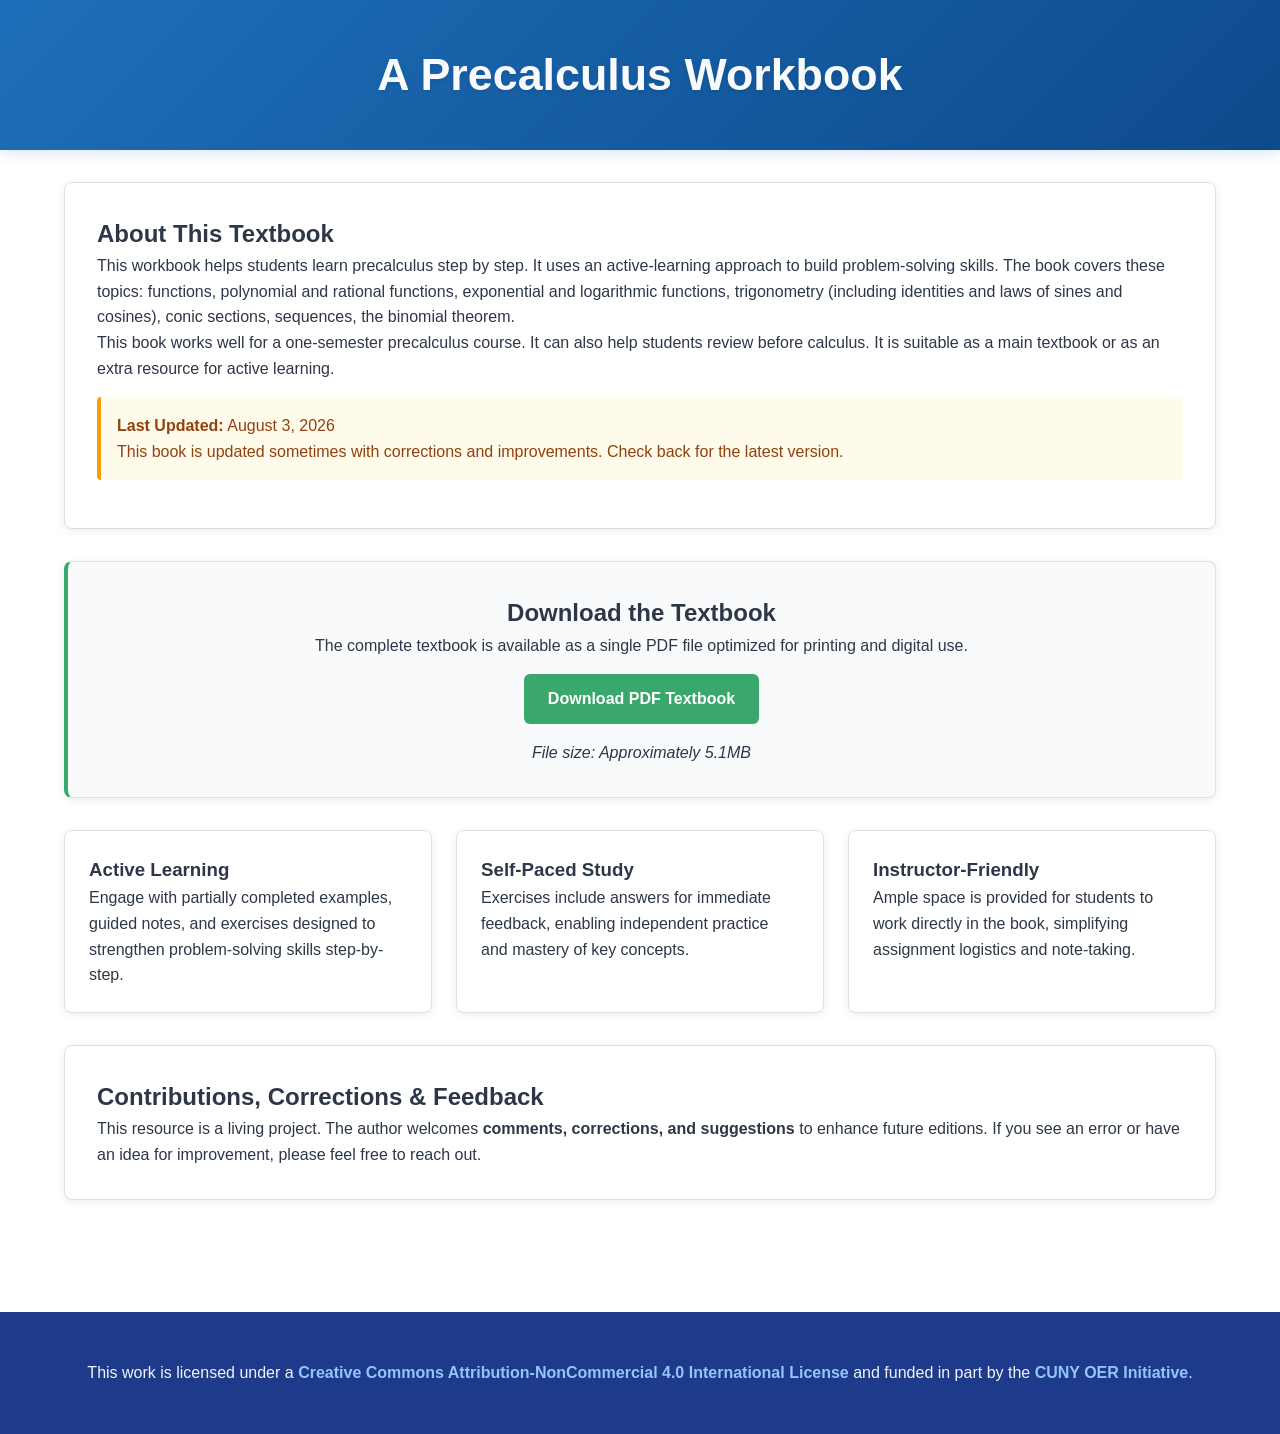
<file: index.html>
<!DOCTYPE html>
<html xmlns="http://www.w3.org/1999/xhtml" lang="" xml:lang="">
<head>
  <meta charset="utf-8" />
  <meta name="generator" content="pandoc" />
  <meta name="viewport" content="width=device-width, initial-scale=1.0, user-scalable=yes" />
  <title>A Precalculus Workbook</title>
  <style>
    code{white-space: pre-wrap;}
    span.smallcaps{font-variant: small-caps;}
    div.columns{display: flex; gap: min(4vw, 1.5em);}
    div.column{flex: auto; overflow-x: auto;}
    div.hanging-indent{margin-left: 1.5em; text-indent: -1.5em;}
    /* The extra [class] is a hack that increases specificity enough to
       override a similar rule in reveal.js */
    ul.task-list[class]{list-style: none;}
    ul.task-list li input[type="checkbox"] {
      font-size: inherit;
      width: 0.8em;
      margin: 0 0.8em 0.2em -1.6em;
      vertical-align: middle;
    }
    .display.math{display: block; text-align: center; margin: 0.5rem auto;}
  </style>
  <link rel="stylesheet" href="style.css" />
</head>
<body>
<header id="title-block-header">
<h1 class="title">A Precalculus Workbook</h1>
</header>
<div class="container">
<section id="about-this-textbook" class="card">
<h2>About This Textbook</h2>
<p>This workbook helps students learn precalculus step by step. It uses
an active-learning approach to build problem-solving skills. The book
covers these topics: functions, polynomial and rational functions,
exponential and logarithmic functions, trigonometry (including
identities and laws of sines and cosines), conic sections, sequences,
the binomial theorem.</p>
<p>This book works well for a one-semester precalculus course. It can
also help students review before calculus. It is suitable as a main
textbook or as an extra resource for active learning.</p>
<div class="update-notice">
<p><strong>Last Updated:</strong> August 3, 2026</p>
<p>This book is updated sometimes with corrections and improvements.
Check back for the latest version.</p>
</div>
</section>
<section id="download-the-textbook" class="card download-section">
<h2>Download the Textbook</h2>
<p>The complete textbook is available as a single PDF file optimized for
printing and digital use.</p>
<p><a href="precalworkbook.pdf" class="btn" target="_blankpage">Download
PDF Textbook</a></p>
<p><em>File size: Approximately 5.1MB</em></p>
</section>
<div class="features">
<section id="active-learning" class="feature-card">
<h3>Active Learning</h3>
<p>Engage with partially completed examples, guided notes, and exercises
designed to strengthen problem-solving skills step-by-step.</p>
</section>
<section id="self-paced-study" class="feature-card">
<h3>Self-Paced Study</h3>
<p>Exercises include answers for immediate feedback, enabling
independent practice and mastery of key concepts.</p>
</section>
<section id="instructor-friendly" class="feature-card">
<h3>Instructor-Friendly</h3>
<p>Ample space is provided for students to work directly in the book,
simplifying assignment logistics and note-taking.</p>
</section>
</div>
<section id="contributions-corrections-feedback" class="card">
<h2>Contributions, Corrections &amp; Feedback</h2>
<p>This resource is a living project. The author welcomes
<strong>comments, corrections, and suggestions</strong> to enhance
future editions. If you see an error or have an idea for improvement,
please feel free to reach out.</p>
</section>
</div>
<footer>
<div class="container">
<p>This work is licensed under a <a
href="https://creativecommons.org/licenses/by-nc-sa/4.0/"
target="_blankpage">Creative Commons Attribution-NonCommercial 4.0
International License</a> and funded in part by the <a
href="https://cunyoer.commons.gc.cuny.edu/" target="_blankpage">CUNY OER
Initiative</a>.</p>
</div>
</footer>
</body>
</html>
</file>
<file: style.css>
/* Professional Bright & Invitational Color Scheme - Softer Contrast */
:root {
    --primary-color: #1E6FB9;      /* Bright, professional blue */
    --secondary-color: #3AA76D;    /* Fresh, invitational green */
    --accent-color: #FF6B35;       /* Warm, energetic orange */
    --light-color: #F8FAFC;        /* Clean light background */
    --text-color: #2D3748;         /* Professional dark gray */
    --background-color: #FFFFFF;    /* White background */
    --card-background: #FFFFFF;     /* White cards */
    --footer-bg: #1E3A8A;          /* Deep professional blue */
    --footer-text: #F1F5F9;        /* Softer white for footer text */
    --footer-link: #93C5FD;        /* Light blue for footer links */
    --header-text: #F8FAFC;        /* Soft off-white for header text */
}

* {
    margin: 0;
    padding: 0;
    box-sizing: border-box;
    font-family: 'Segoe UI', Tahoma, Geneva, Verdana, sans-serif;
}

body {
    background-color: var(--background-color);
    color: var(--text-color);
    line-height: 1.6;
}

/* Header with proper h1 styling */
header {
    background: linear-gradient(135deg, var(--primary-color) 0%, #0D4A8C 100%);
    color: var(--header-text);
    padding: 3rem 0;
    text-align: center;
    box-shadow: 0 4px 12px rgba(30, 111, 185, 0.15);
}

/* Ensure the h1 in header is properly sized and styled */
header h1 {
    font-size: 2.8rem;
    font-weight: 700;
    margin: 0;
    padding: 0 2rem;
    line-height: 1.2;
    text-shadow: 0 2px 4px rgba(0, 0, 0, 0.1);
}

.container {
    width: 90%;
    max-width: 1200px;
    margin: 0 auto;
    padding: 2rem 0;
}

/* Card-like Sections with subtle shadows */
.card {
    background-color: var(--card-background);
    border-radius: 8px;
    padding: 2rem;
    margin-bottom: 2rem;
    box-shadow: 0 2px 8px rgba(0, 0, 0, 0.08);
    border: 1px solid #e0e0e0;
}

.download-section {
    background-color: var(--light-color);
    text-align: center;
    border-left: 4px solid var(--secondary-color);
}

/* Button Style */
.btn {
    display: inline-block;
    background-color: var(--secondary-color);
    color: white;
    padding: 12px 24px;
    border-radius: 6px;
    text-decoration: none;
    font-weight: 600;
    margin: 1rem 0;
    transition: all 0.3s ease;
}

.btn:hover {
    background-color: #2E8B57;
    transform: translateY(-2px);
    box-shadow: 0 4px 12px rgba(58, 167, 109, 0.3);
}

/* Features Grid */
.features {
    display: grid;
    grid-template-columns: repeat(auto-fit, minmax(300px, 1fr));
    gap: 1.5rem;
    margin-bottom: 2rem;
}

.feature-card {
    background-color: var(--card-background);
    border-radius: 8px;
    padding: 1.5rem;
    box-shadow: 0 2px 8px rgba(0, 0, 0, 0.08);
    border: 1px solid #e0e0e0;
    transition: transform 0.3s ease;
}

.feature-card:hover {
    transform: translateY(-3px);
    box-shadow: 0 4px 16px rgba(0, 0, 0, 0.12);
}

/* Footer */
footer {
    background-color: var(--footer-bg);
    color: var(--footer-text);
    text-align: center;
    padding: 2rem 0;
    margin-top: 3rem;
}

footer .container {
    padding: 1rem 0;
}

footer a {
    color: var(--footer-link);
    text-decoration: none;
    font-weight: 600;
}

footer a:hover {
    text-decoration: underline;
    color: #BFDBFE;
}

/* Update Notice */
.update-notice {
    background-color: #FFFBEB;
    border-left: 4px solid #F59E0B;
    padding: 1rem;
    margin: 1rem 0;
    border-radius: 4px;
    color: #92400E;
}

/* Responsive Design */
@media (max-width: 768px) {
    header {
        padding: 2.5rem 0;
    }
    
    header h1 {
        font-size: 2.2rem;
        padding: 0 1.5rem;
    }
    
    .features {
        grid-template-columns: 1fr;
        gap: 1rem;
    }
    
    .container {
        padding: 1rem 0;
        width: 95%;
    }
    
    .card, .feature-card {
        padding: 1.25rem;
    }
    
    .btn {
        padding: 10px 20px;
    }
}

@media (max-width: 480px) {
    header {
        padding: 2rem 0;
    }
    
    header h1 {
        font-size: 1.8rem;
        padding: 0 1rem;
    }
    
    .container {
        width: 100%;
        padding: 0.5rem;
    }
    
    .card, .feature-card {
        padding: 1rem;
        margin-bottom: 1rem;
    }
}

/* Print styles */
@media print {
    header {
        background: #fff !important;
        color: #000 !important;
    }
    
    header h1 {
        color: #000 !important;
        text-shadow: none !important;
    }
    
    .btn, .features, .update-notice {
        display: none;
    }
    
    .card {
        box-shadow: none;
        border: 1px solid #ccc;
    }
}
</file>
